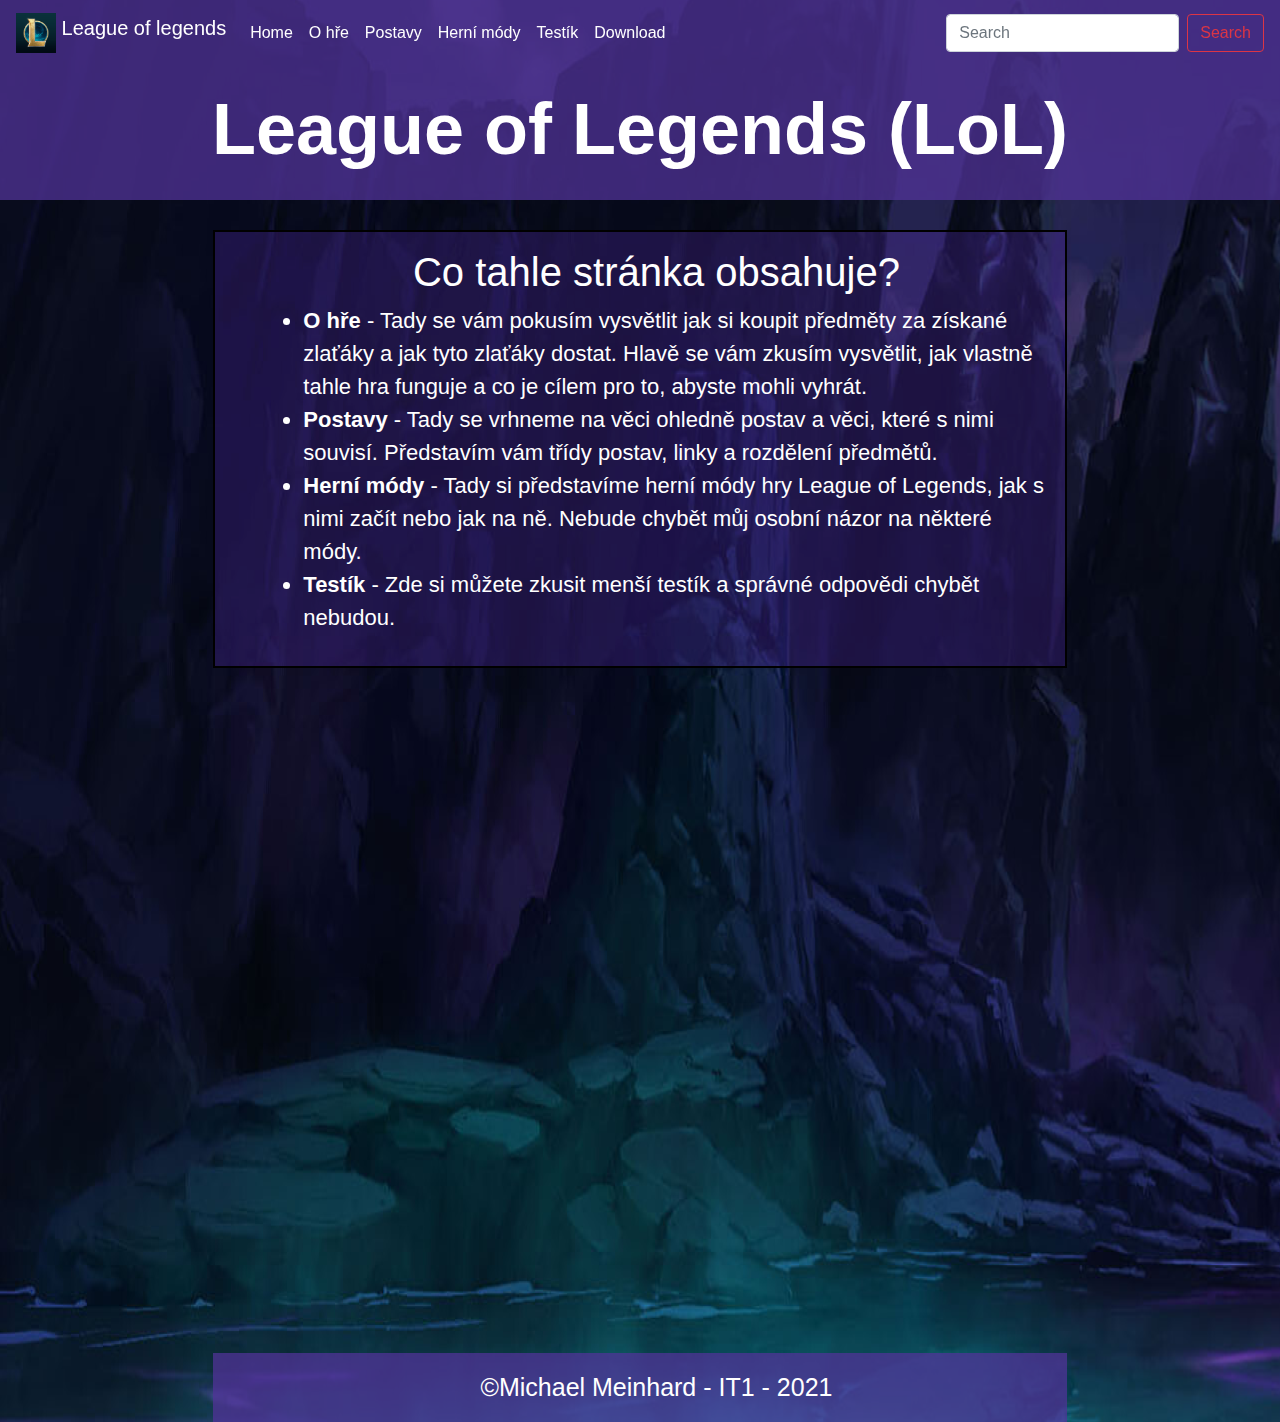
<file: index.html>
<!doctype html>
<html lang="cs">

<head>
    <title>League of legends</title>
    <!-- Required meta tags -->
    <meta charset="utf-8">
    <meta name="viewport" content="width=device-width, initial-scale=1, shrink-to-fit=no">
    <meta name="description" content="Představení hry League Of Legends">

    <!-- Bootstrap CSS -->
    <link rel="stylesheet" href="https://stackpath.bootstrapcdn.com/bootstrap/4.3.1/css/bootstrap.min.css"
        integrity="sha384-ggOyR0iXCbMQv3Xipma34MD+dH/1fQ784/j6cY/iJTQUOhcWr7x9JvoRxT2MZw1T" crossorigin="anonymous">
    <link rel="stylesheet" href="styles1.css">
    <link rel="icon" href="img/LoL.png">
</head>

<body>
    <nav class="navbar navbar-expand-lg navbar-light sticky-top">
        <a class="navbar-brand" href="index.html">
            <img src="img/LoL.png" width="40" class="d-inline-block align-top" alt="">
            League of legends
        </a>
        <button class="navbar-toggler hidden-lg-up" type="button" data-toggle="collapse" data-target="#collapsibleNavId"
            aria-controls="collapsibleNavId" aria-expanded="false" aria-label="Toggle navigation">
            <span class="navbar-toggler-icon"></span>
        </button>
        <div class="collapse navbar-collapse" id="collapsibleNavId">
            <ul class="navbar-nav mr-auto mt-2 mt-lg-0">
                <li class="nav-item active">
                    <a class="nav-link" href="index.html">Home
                        <span class="sr-only">(current)</span>
                    </a>
                </li>
                <li class="nav-item">
                    <a class="nav-link" href="hra.html">O hře</a>
                </li>
                <li class="nav-item">
                    <a class="nav-link" href="champs.html">Postavy</a>
                </li>
                <li class="nav-item">
                    <a class="nav-link" href="gamemodes.html">Herní módy</a>
                </li>
                <li class="nav-item">
                    <a class="nav-link" href="test.html">Testík</a>
                </li>
                <li class="nav-item">
                    <a class="nav-link" href="https://na.leagueoflegends.com/en-us/">Download</a>
                </li>
            </ul>
            <form class="form-inline my-2 my-lg-0">
                <input class="form-control mr-sm-2" type="text" placeholder="Search">
                <button class="btn btn-outline-danger my-2 my-sm-0" type="submit">Search</button>
            </form>
        </div>
    </nav>
    <header>
        <div class="row">
            <div class="container col-sm12">
                <h1 class="display-3 font-weight-bold text-white">League of Legends (LoL)</h1>
            </div>
        </div>
    </header>
    <main class="text-white container text col-12 col-md-9 col-xl-8 py-md-3 pl-md-5">
        <h2>Co tahle stránka obsahuje?</h2>
        <ul>
            <li> <b>O hře</b> - Tady se vám pokusím vysvětlit jak si koupit předměty za získané zlaťáky a jak tyto
                zlaťáky
                dostat. Hlavě se vám zkusím vysvětlit, jak vlastně tahle hra funguje a co je cílem pro to, abyste mohli
                vyhrát.</li>
            <li><b>Postavy</b> - Tady se vrhneme na věci ohledně postav a věci, které s nimi souvisí. Představím vám třídy
                postav, linky a rozdělení předmětů.
            </li>
            <li><b>Herní módy</b> - Tady si představíme herní módy hry League of Legends, jak s nimi začít nebo jak na
                ně.
                Nebude
                chybět můj osobní názor na některé módy.</li>
            <li><b>Testík</b> - Zde si můžete zkusit menší testík a správné odpovědi chybět nebudou.</li>
        </ul>
    </main>
    <figure class="container">
        <div class="embed-responsive embed-responsive-16by9">
            <iframe class="embed-responsive-item" width="949" height="534"
                src="https://www.youtube.com/embed/-BkZ8iRnQ48" title="YouTube video player" frameborder="0"
                allow="accelerometer; autoplay; clipboard-write; encrypted-media; gyroscope; picture-in-picture"
                allowfullscreen></iframe>
        </div>
    </figure>
    <footer class="text-white container text col-12 col-md-9 col-xl-8 py-md-3 pl-md-5">
        &copy;Michael Meinhard - IT1 - 2021
    </footer>
    <!-- Optional JavaScript -->
    <!-- jQuery first, then Popper.js, then Bootstrap JS -->
    <script src="https://code.jquery.com/jquery-3.3.1.slim.min.js"
        integrity="sha384-q8i/X+965DzO0rT7abK41JStQIAqVgRVzpbzo5smXKp4YfRvH+8abtTE1Pi6jizo"
        crossorigin="anonymous"></script>
    <script src="https://cdnjs.cloudflare.com/ajax/libs/popper.js/1.14.7/umd/popper.min.js"
        integrity="sha384-UO2eT0CpHqdSJQ6hJty5KVphtPhzWj9WO1clHTMGa3JDZwrnQq4sF86dIHNDz0W1"
        crossorigin="anonymous"></script>
    <script src="https://stackpath.bootstrapcdn.com/bootstrap/4.3.1/js/bootstrap.min.js"
        integrity="sha384-JjSmVgyd0p3pXB1rRibZUAYoIIy6OrQ6VrjIEaFf/nJGzIxFDsf4x0xIM+B07jRM"
        crossorigin="anonymous"></script>
</body>

</html>
</file>
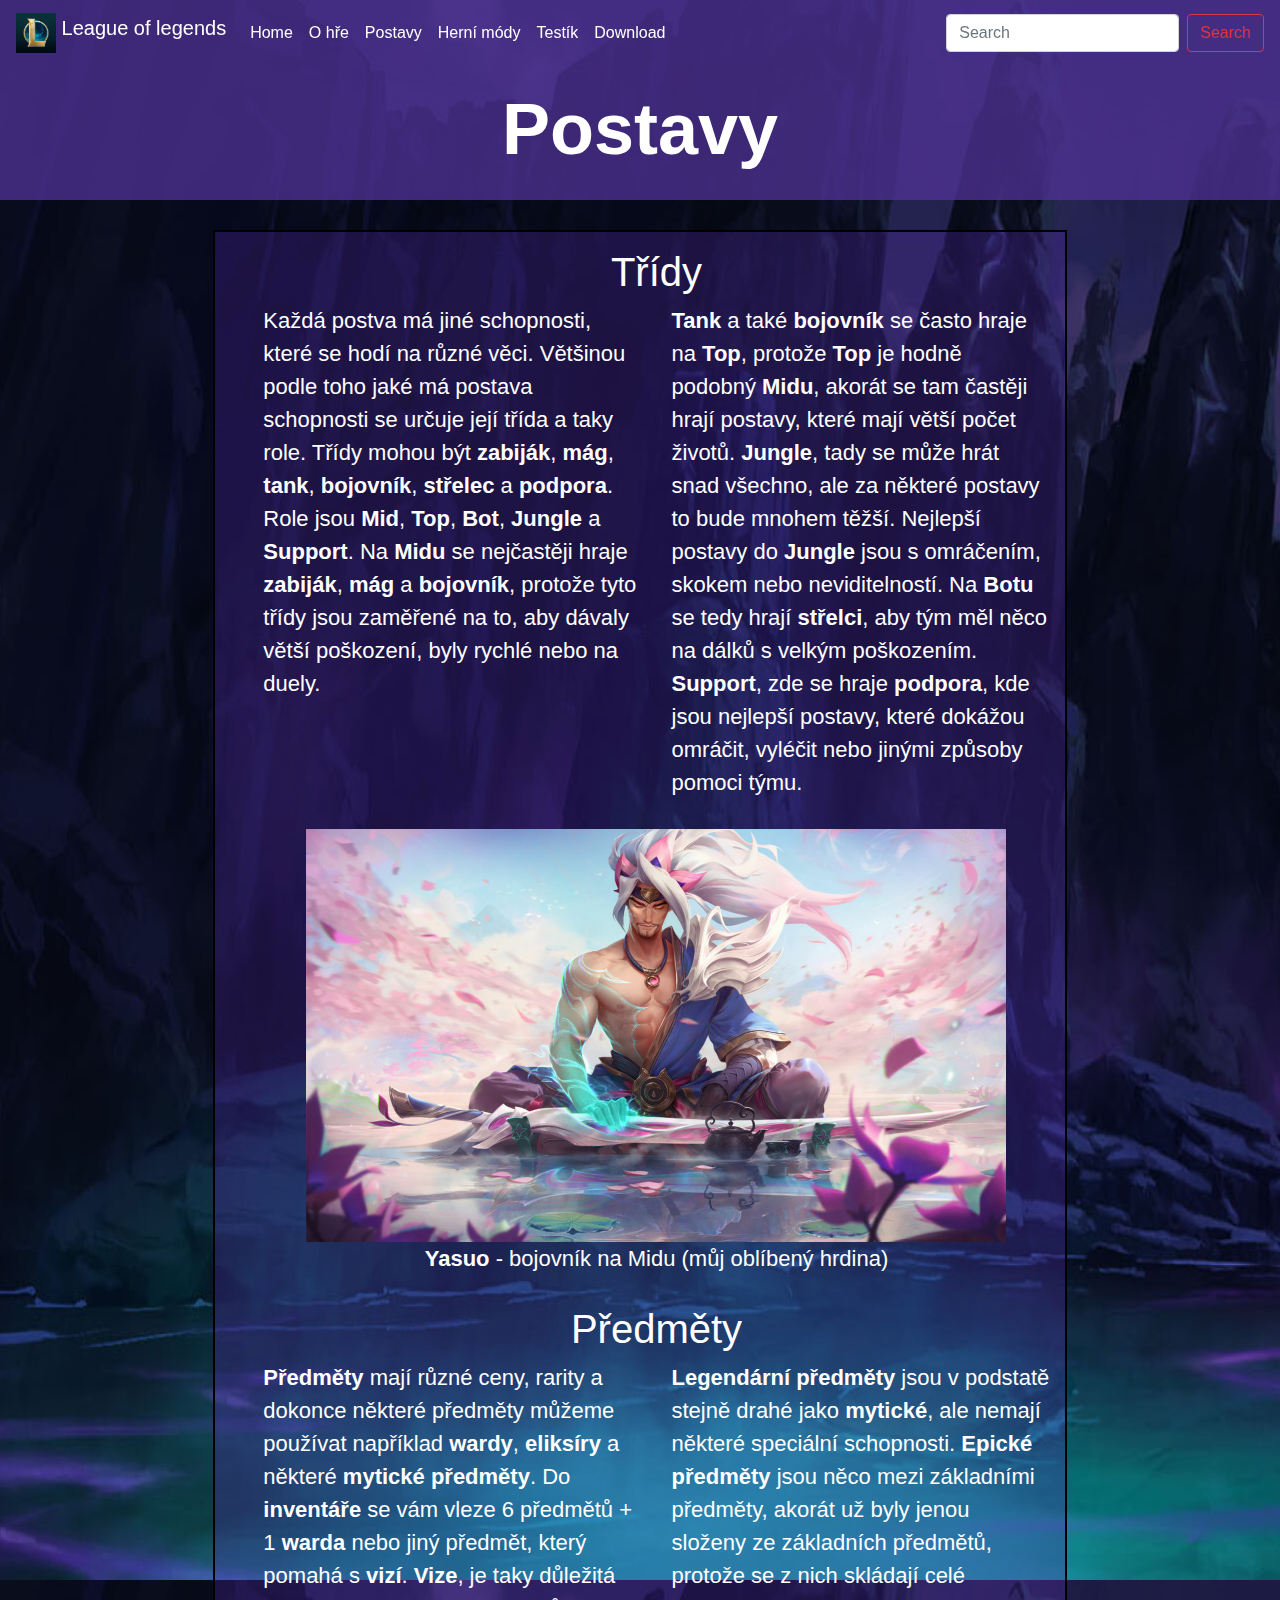
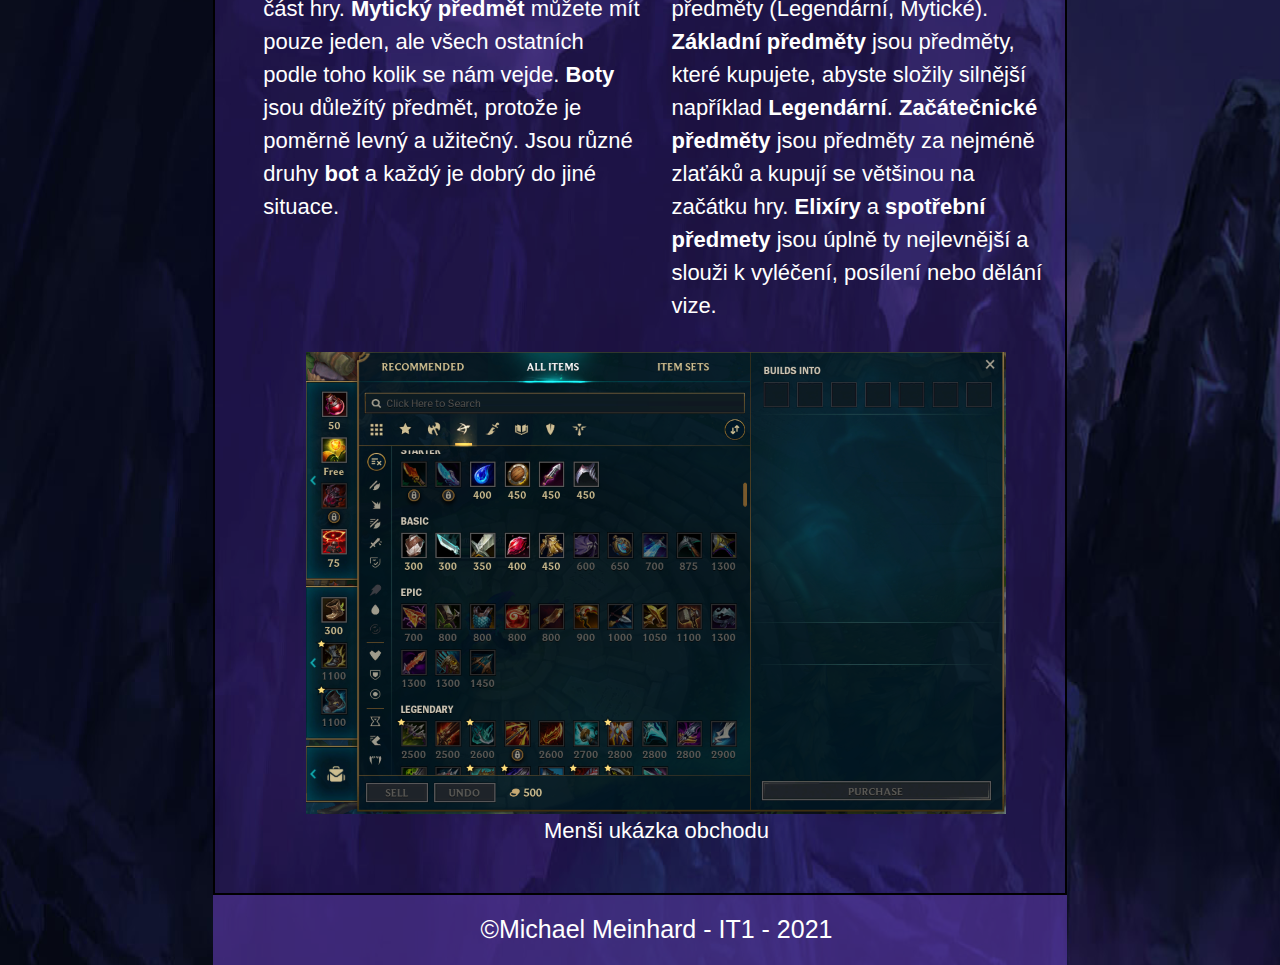
<file: champs.html>
<!doctype html>
<html lang="cs">

<head>
    <title>League of legends</title>
    <!-- Required meta tags -->
    <meta charset="utf-8">
    <meta name="viewport" content="width=device-width, initial-scale=1, shrink-to-fit=no">

    <!-- Bootstrap CSS -->
    <link rel="stylesheet" href="https://stackpath.bootstrapcdn.com/bootstrap/4.3.1/css/bootstrap.min.css"
        integrity="sha384-ggOyR0iXCbMQv3Xipma34MD+dH/1fQ784/j6cY/iJTQUOhcWr7x9JvoRxT2MZw1T" crossorigin="anonymous">
    <link rel="stylesheet" href="styles1.css">
    <link rel="icon" href="img/LoL.png">
</head>

<body>
    <nav class="navbar navbar-expand-lg navbar-light sticky-top">
        <a class="navbar-brand" href="index.html">
            <img src="img/LoL.png" width="40" class="d-inline-block align-top" alt="">
            League of legends
        </a>
        <button class="navbar-toggler hidden-lg-up" type="button" data-toggle="collapse" data-target="#collapsibleNavId"
            aria-controls="collapsibleNavId" aria-expanded="false" aria-label="Toggle navigation">
            <span class="navbar-toggler-icon"></span>
        </button>
        <div class="collapse navbar-collapse" id="collapsibleNavId">
            <ul class="navbar-nav mr-auto mt-2 mt-lg-0">
                <li class="nav-item">
                    <a class="nav-link" href="index.html">Home
                        <span class="sr-only">(current)</span>
                    </a>
                </li>
                <li class="nav-item">
                    <a class="nav-link" href="hra.html">O hře</a>
                </li>
                <li class="nav-item active">
                    <a class="nav-link" href="champs.html">Postavy
                    </a>
                </li>
                <li class="nav-item">
                    <a class="nav-link" href="gamemodes.html">Herní módy</a>
                </li>
                <li class="nav-item">
                    <a class="nav-link" href="test.html">Testík</a>
                </li>
                <li class="nav-item">
                    <a class="nav-link" href="https://na.leagueoflegends.com/en-us/">Download</a>
                </li>
            </ul>
            <form class="form-inline my-2 my-lg-0">
                <input class="form-control mr-sm-2" type="text" placeholder="Search">
                <button class="btn btn-outline-danger my-2 my-sm-0" type="submit">Search</button>
            </form>
        </div>
    </nav>
    <header>
        <div class="row">
            <div class="container col-sm12">
                <h1 class="display-3 font-weight-bold text-white">Postavy</h1>
            </div>
        </div>
    </header>
    <main class="text-white container text col-12 col-md-9 col-xl-8 py-md-3 pl-md-5">
        <h2>Třídy</h2>
        <div class="row">
            <div class="col">
                Každá postva má jiné schopnosti, které se hodí na různé věci. Většinou podle toho jaké má postava
                schopnosti
                se určuje její třída a taky role. Třídy mohou být <b>zabiják</b>, <b>mág</b>, <b>tank</b>,
                <b>bojovník</b>,
                <b>střelec</b> a <b>podpora</b>. Role jsou <b>Mid</b>, <b>Top</b>, <b>Bot</b>, <b>Jungle</b> a
                <b>Support</b>. Na <b>Midu</b> se nejčastěji hraje <b>zabiják</b>, <b>mág</b> a <b>bojovník</b>, protože
                tyto třídy jsou zaměřené na to, aby dávaly větší poškození, byly rychlé nebo na duely.
            </div>
            <div class="col">
                <b>Tank</b> a také
                <b>bojovník</b> se často hraje na <b>Top</b>, protože <b>Top</b> je hodně podobný
                <b>Midu</b>, akorát se tam
                častěji hrají postavy, které mají větší počet životů. <b>Jungle</b>, tady se může hrát snad všechno, ale
                za
                některé postavy to bude mnohem těžší. Nejlepší postavy do <b>Jungle</b> jsou s omráčením, skokem nebo
                neviditelností. Na <b>Botu</b> se tedy hrají <b>střelci</b>, aby tým měl něco na dálků s velkým
                poškozením.
                <b>Support</b>, zde se hraje <b>podpora</b>, kde jsou nejlepší postavy, které dokážou omráčit, vyléčit
                nebo
                jinými způsoby pomoci týmu.
            </div>
        </div>
        <figure>
            <img src="img/Yasuo.png" alt="Yasuo" class="responsive">
            <figcaption><b>Yasuo</b> - bojovník na Midu (můj oblíbený hrdina)</figcaption>
        </figure>
        <h2>Předměty</h2>
        <div class="row">
            <div class="col">
                <b>Předměty</b> mají různé ceny, rarity a dokonce některé předměty můžeme používat například
                <b>wardy</b>,
                <b>eliksíry</b> a některé <b>mytické předměty</b>. Do <b>inventáře</b> se vám vleze 6 předmětů + 1
                <b>warda</b> nebo jiný předmět, který pomahá s <b>vizí</b>. <b>Vize</b>, je taky důležitá část hry.
                <b>Mytický předmět</b> můžete mít pouze jeden, ale všech ostatních podle toho kolik
                se
                nám vejde.
                <b>Boty</b> jsou důležítý předmět, protože je poměrně levný a užitečný. Jsou různé druhy <b>bot</b> a každý je
                dobrý do
                jiné situace.
            </div>
            <div class="col">
                <b>Legendární předměty</b> jsou v podstatě stejně drahé jako <b>mytické</b>, ale nemají některé
                speciální schopnosti. <b>Epické předměty</b> jsou něco mezi základními předměty, akorát už byly jenou
                složeny
                ze základních předmětů, protože se z
                nich skládají celé předměty (Legendární, Mytické). <b>Základní předměty</b> jsou předměty, které
                kupujete,
                abyste složily silnější například <b>Legendární</b>. <b>Začátečnické předměty</b> jsou předměty za
                nejméně
                zlaťáků a kupují se většinou na začátku hry. <b>Elixíry</b> a <b>spotřební předmety</b> jsou úplně ty
                nejlevnější a slouži k vyléčení, posílení nebo dělání vize.
            </div>
        </div>
        <figure>
            <img src="img/shop.png" alt="shop" class="responsive">
            <figcaption>Menši ukázka obchodu</figcaption>
        </figure>
    </main>
    <footer class="text-white container text col-12 col-md-9 col-xl-8 py-md-3 pl-md-5">
        &copy;Michael Meinhard - IT1 - 2021
    </footer>
    <!-- Optional JavaScript -->
    <!-- jQuery first, then Popper.js, then Bootstrap JS -->
    <script src="https://code.jquery.com/jquery-3.3.1.slim.min.js"
        integrity="sha384-q8i/X+965DzO0rT7abK41JStQIAqVgRVzpbzo5smXKp4YfRvH+8abtTE1Pi6jizo"
        crossorigin="anonymous"></script>
    <script src="https://cdnjs.cloudflare.com/ajax/libs/popper.js/1.14.7/umd/popper.min.js"
        integrity="sha384-UO2eT0CpHqdSJQ6hJty5KVphtPhzWj9WO1clHTMGa3JDZwrnQq4sF86dIHNDz0W1"
        crossorigin="anonymous"></script>
    <script src="https://stackpath.bootstrapcdn.com/bootstrap/4.3.1/js/bootstrap.min.js"
        integrity="sha384-JjSmVgyd0p3pXB1rRibZUAYoIIy6OrQ6VrjIEaFf/nJGzIxFDsf4x0xIM+B07jRM"
        crossorigin="anonymous"></script>
</body>

</html>
</file>
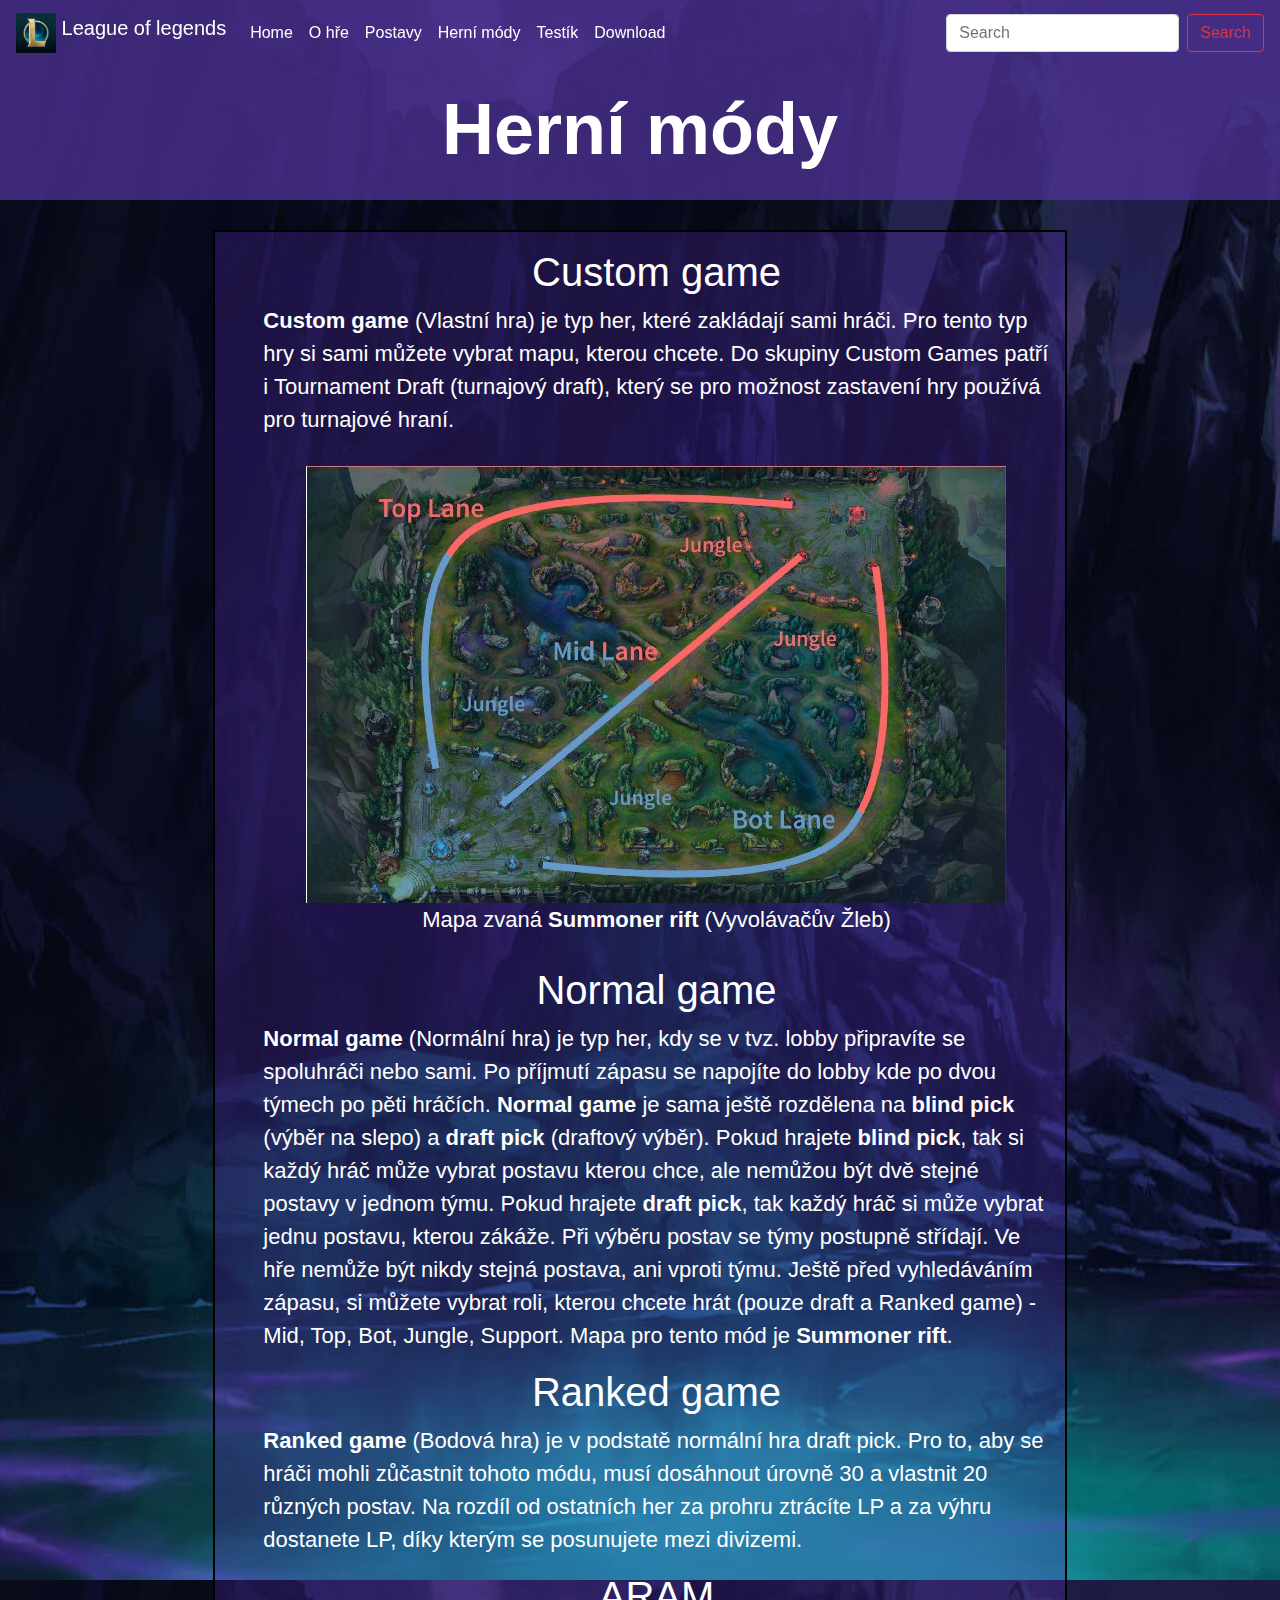
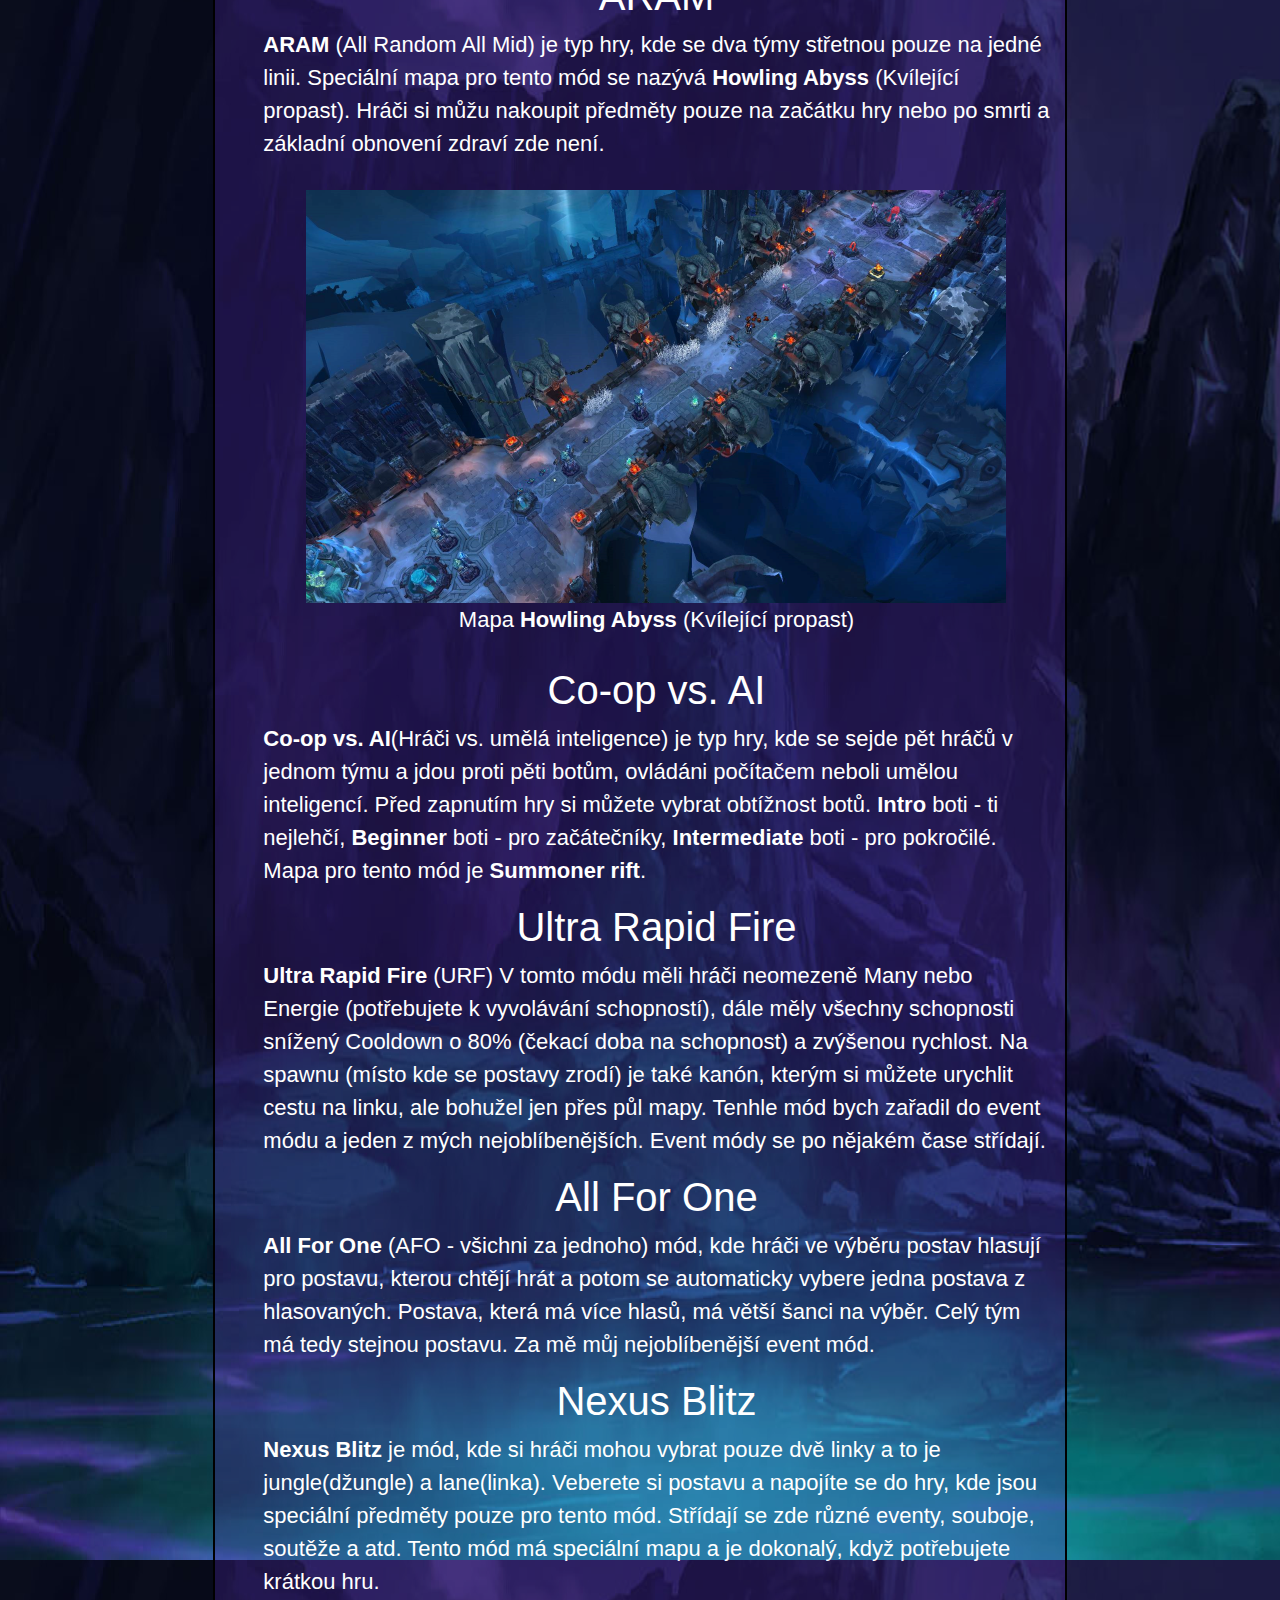
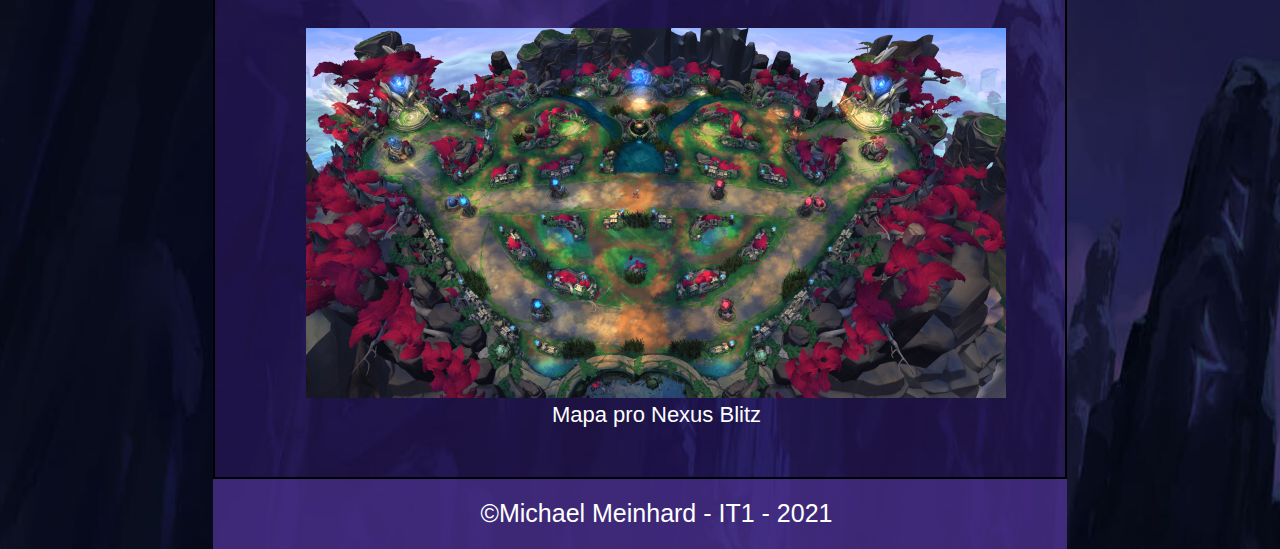
<file: gamemodes.html>
<!doctype html>
<html lang="cs">

<head>
    <title>League of legends</title>
    <!-- Required meta tags -->
    <meta charset="utf-8">
    <meta name="viewport" content="width=device-width, initial-scale=1, shrink-to-fit=no">

    <!-- Bootstrap CSS -->
    <link rel="stylesheet" href="https://stackpath.bootstrapcdn.com/bootstrap/4.3.1/css/bootstrap.min.css"
        integrity="sha384-ggOyR0iXCbMQv3Xipma34MD+dH/1fQ784/j6cY/iJTQUOhcWr7x9JvoRxT2MZw1T" crossorigin="anonymous">
    <link rel="stylesheet" href="styles1.css">
    <link rel="icon" href="img/LoL.png">
</head>

<body>
    <nav class="navbar navbar-expand-lg navbar-light sticky-top">
        <a class="navbar-brand" href="index.html">
            <img src="img/LoL.png" width="40" class="d-inline-block align-top" alt="">
            League of legends
        </a>
        <button class="navbar-toggler hidden-lg-up" type="button" data-toggle="collapse" data-target="#collapsibleNavId"
            aria-controls="collapsibleNavId" aria-expanded="false" aria-label="Toggle navigation">
            <span class="navbar-toggler-icon"></span>
        </button>
        <div class="collapse navbar-collapse" id="collapsibleNavId">
            <ul class="navbar-nav mr-auto mt-2 mt-lg-0">
                <li class="nav-item">
                    <a class="nav-link" href="index.html">Home
                        <span class="sr-only">(current)</span></a>
                </li>
                <li class="nav-item">
                    <a class="nav-link" href="hra.html">O hře</a>
                </li>
                <li class="nav-item">
                    <a class="nav-link" href="champs.html">Postavy</a>
                </li>
                <li class="nav-item active">
                    <a class="nav-link" href="gamemodes.html">Herní módy
                    </a>
                </li>
                <li class="nav-item">
                    <a class="nav-link" href="test.html">Testík</a>
                </li>
                <li class="nav-item">
                    <a class="nav-link" href="https://na.leagueoflegends.com/en-us/">Download</a>
                </li>
            </ul>
            <form class="form-inline my-2 my-lg-0">
                <input class="form-control mr-sm-2" type="text" placeholder="Search">
                <button class="btn btn-outline-danger my-2 my-sm-0" type="submit">Search</button>
            </form>
        </div>
    </nav>
    <header>
        <div class="row">
            <div class="container col-sm12">
                <h1 class="display-3 font-weight-bold text-white">Herní módy</h1>
            </div>
        </div>
    </header>
    <main class="text-white container text col-12 col-md-9 col-xl-8 py-md-3 pl-md-5">
        <h2>Custom game</h2>
        <p><b>Custom game</b> (Vlastní hra) je typ her, které zakládají sami hráči. Pro tento typ hry si sami můžete
            vybrat
            mapu, kterou chcete. Do skupiny Custom Games patří i
            Tournament
            Draft (turnajový draft), který se pro možnost zastavení hry používá pro turnajové hraní.</p>
        <figure>
            <img src="img/League-of-Legends-Summoners-Rift-Map-with-Notations.png" alt="Popsaná mapa"
                class="responsive">
            <figcaption>Mapa zvaná <b>Summoner rift</b> (Vyvolávačův Žleb)</figcaption>
        </figure>
        <h2>Normal game</h2>
        <p><b>Normal game</b> (Normální hra) je typ her, kdy se v tvz. lobby připravíte se spoluhráči nebo sami. Po
            příjmutí zápasu se
            napojíte do lobby kde po dvou týmech po pěti hráčích. <b>Normal game</b>
            je sama ještě rozdělena na <b>blind pick</b> (výběr na slepo) a <b>draft pick</b> (draftový výběr). Pokud
            hrajete <b>blind pick</b>, tak si každý hráč může vybrat postavu kterou chce, ale nemůžou být dvě stejné
            postavy v jednom týmu. Pokud hrajete <b>draft pick</b>, tak každý hráč si může vybrat jednu postavu, kterou
            zákáže. Při výběru postav se týmy postupně střídají. Ve hře nemůže být nikdy stejná
            postava, ani vproti týmu. Ještě před vyhledáváním zápasu, si můžete vybrat roli, kterou chcete hrát (pouze
            draft a Ranked game) - Mid, Top, Bot, Jungle, Support. Mapa pro tento mód je <b>Summoner rift</b>.</p>
        <h2>Ranked game</h2>
        <p><b>Ranked game</b> (Bodová hra) je v podstatě normální hra draft pick. Pro to, aby se hráči mohli zůčastnit
            tohoto módu, musí dosáhnout úrovně 30 a vlastnit 20 různých postav. Na rozdíl od ostatních her za prohru
            ztrácíte LP a za výhru dostanete LP, díky kterým se posunujete mezi divizemi.</p>
        <h2>ARAM</h2>
        <p><b>ARAM</b> (All Random All Mid) je typ hry, kde se dva týmy střetnou pouze na jedné linii. Speciální mapa pro
            tento mód se nazývá <b>Howling Abyss</b> (Kvílející propast). Hráči si můžu nakoupit předměty pouze na
            začátku hry nebo po smrti a základní obnovení zdraví zde není.</p>
        <figure>
            <img src="img/aram.png" alt="ARAM" class="responsive">
            <figcaption>Mapa <b>Howling Abyss</b> (Kvílející propast)</figcaption>
        </figure>
        <h2>Co-op vs. AI</h2>
        <p><b>Co-op vs. AI</b>(Hráči vs. umělá inteligence) je typ hry, kde se sejde pět hráčů v jednom týmu a jdou
            proti pěti botům, ovládáni počítačem neboli umělou inteligencí. Před zapnutím hry si můžete vybrat obtížnost
            botů. <b>Intro</b> boti - ti nejlehčí, <b>Beginner</b> boti - pro začátečníky, <b>Intermediate</b> boti -
            pro pokročilé. Mapa pro tento mód je <b>Summoner rift</b>.
        </p>
        <h2>Ultra Rapid Fire</h2>
        <p><b>Ultra Rapid Fire</b> (URF) V tomto módu měli hráči neomezeně Many nebo Energie (potřebujete k vyvolávání
            schopností), dále měly všechny schopnosti snížený Cooldown o 80% (čekací doba na schopnost) a zvýšenou
            rychlost. Na spawnu (místo kde se postavy zrodí) je také kanón, kterým si můžete urychlit cestu na linku,
            ale bohužel jen přes půl mapy. Tenhle mód bych zařadil do event módu a jeden z mých nejoblíbenějších. Event
            módy se po nějakém čase střídají.</p>
        <h2>All For One</h2>
        <p><b>All For One</b> (AFO - všichni za jednoho) mód, kde hráči ve výběru postav hlasují pro postavu, kterou
            chtějí hrát a potom se automaticky vybere jedna postava z hlasovaných. Postava, která má více hlasů, má větší
            šanci na výběr. Celý tým má tedy stejnou postavu. Za mě můj nejoblíbenější event mód.</p>
        <h2>Nexus Blitz</h2>
        <p><b>Nexus Blitz</b> je mód, kde si hráči mohou vybrat pouze dvě linky a to je jungle(džungle) a
            lane(linka). Veberete si postavu a napojíte se do hry, kde jsou speciální předměty pouze pro tento mód.
            Střídají se zde různé eventy, souboje, soutěže a atd. Tento mód má speciální mapu a je dokonalý, když
            potřebujete krátkou hru.
        </p>
        <figure>
            <img src="img/Nexus-Blitz-map.png" alt="Nexux Blitz" class="responsive">
            <figcaption>Mapa pro Nexus Blitz</figcaption>
        </figure>
    </main>
    <footer class="text-white container text col-12 col-md-9 col-xl-8 py-md-3 pl-md-5">
        &copy;Michael Meinhard - IT1 - 2021
    </footer>
    <!-- Optional JavaScript -->
    <!-- jQuery first, then Popper.js, then Bootstrap JS -->
    <script src="https://code.jquery.com/jquery-3.3.1.slim.min.js"
        integrity="sha384-q8i/X+965DzO0rT7abK41JStQIAqVgRVzpbzo5smXKp4YfRvH+8abtTE1Pi6jizo"
        crossorigin="anonymous"></script>
    <script src="https://cdnjs.cloudflare.com/ajax/libs/popper.js/1.14.7/umd/popper.min.js"
        integrity="sha384-UO2eT0CpHqdSJQ6hJty5KVphtPhzWj9WO1clHTMGa3JDZwrnQq4sF86dIHNDz0W1"
        crossorigin="anonymous"></script>
    <script src="https://stackpath.bootstrapcdn.com/bootstrap/4.3.1/js/bootstrap.min.js"
        integrity="sha384-JjSmVgyd0p3pXB1rRibZUAYoIIy6OrQ6VrjIEaFf/nJGzIxFDsf4x0xIM+B07jRM"
        crossorigin="anonymous"></script>
</body>

</html>
</file>
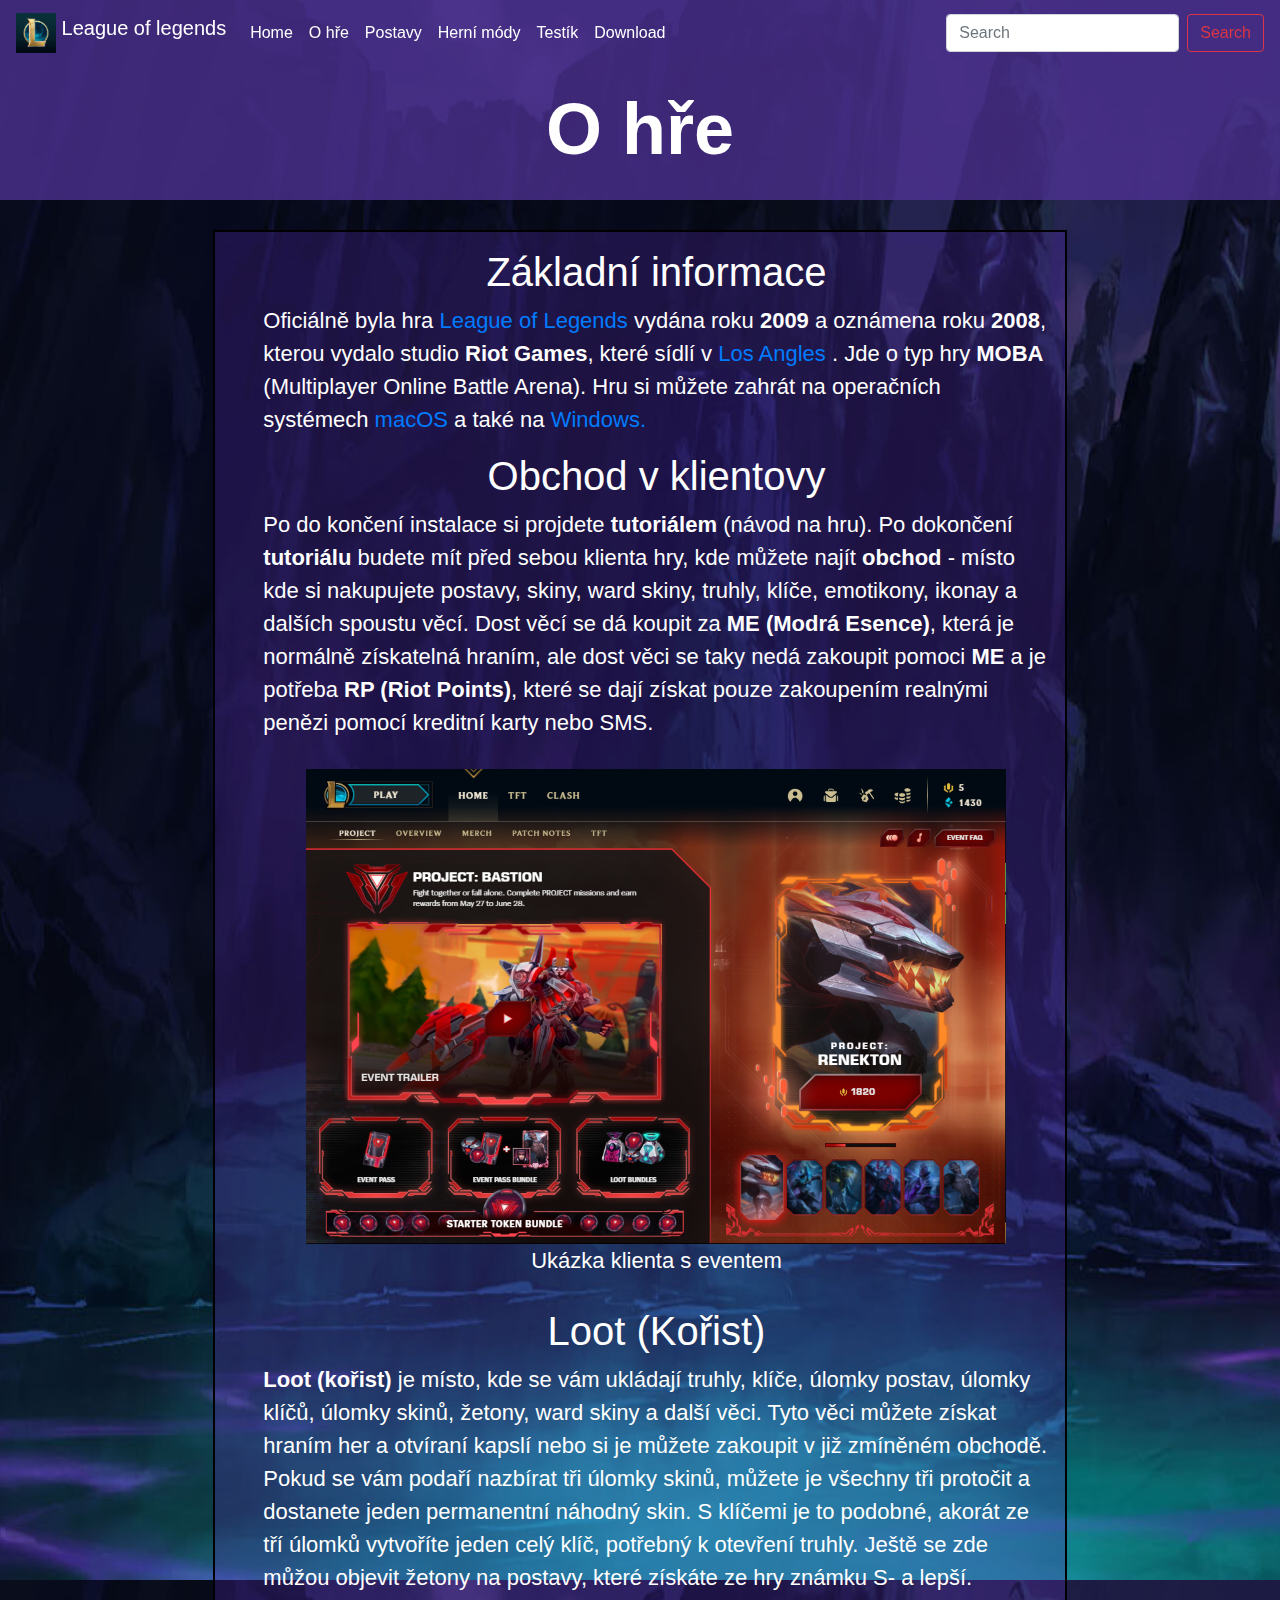
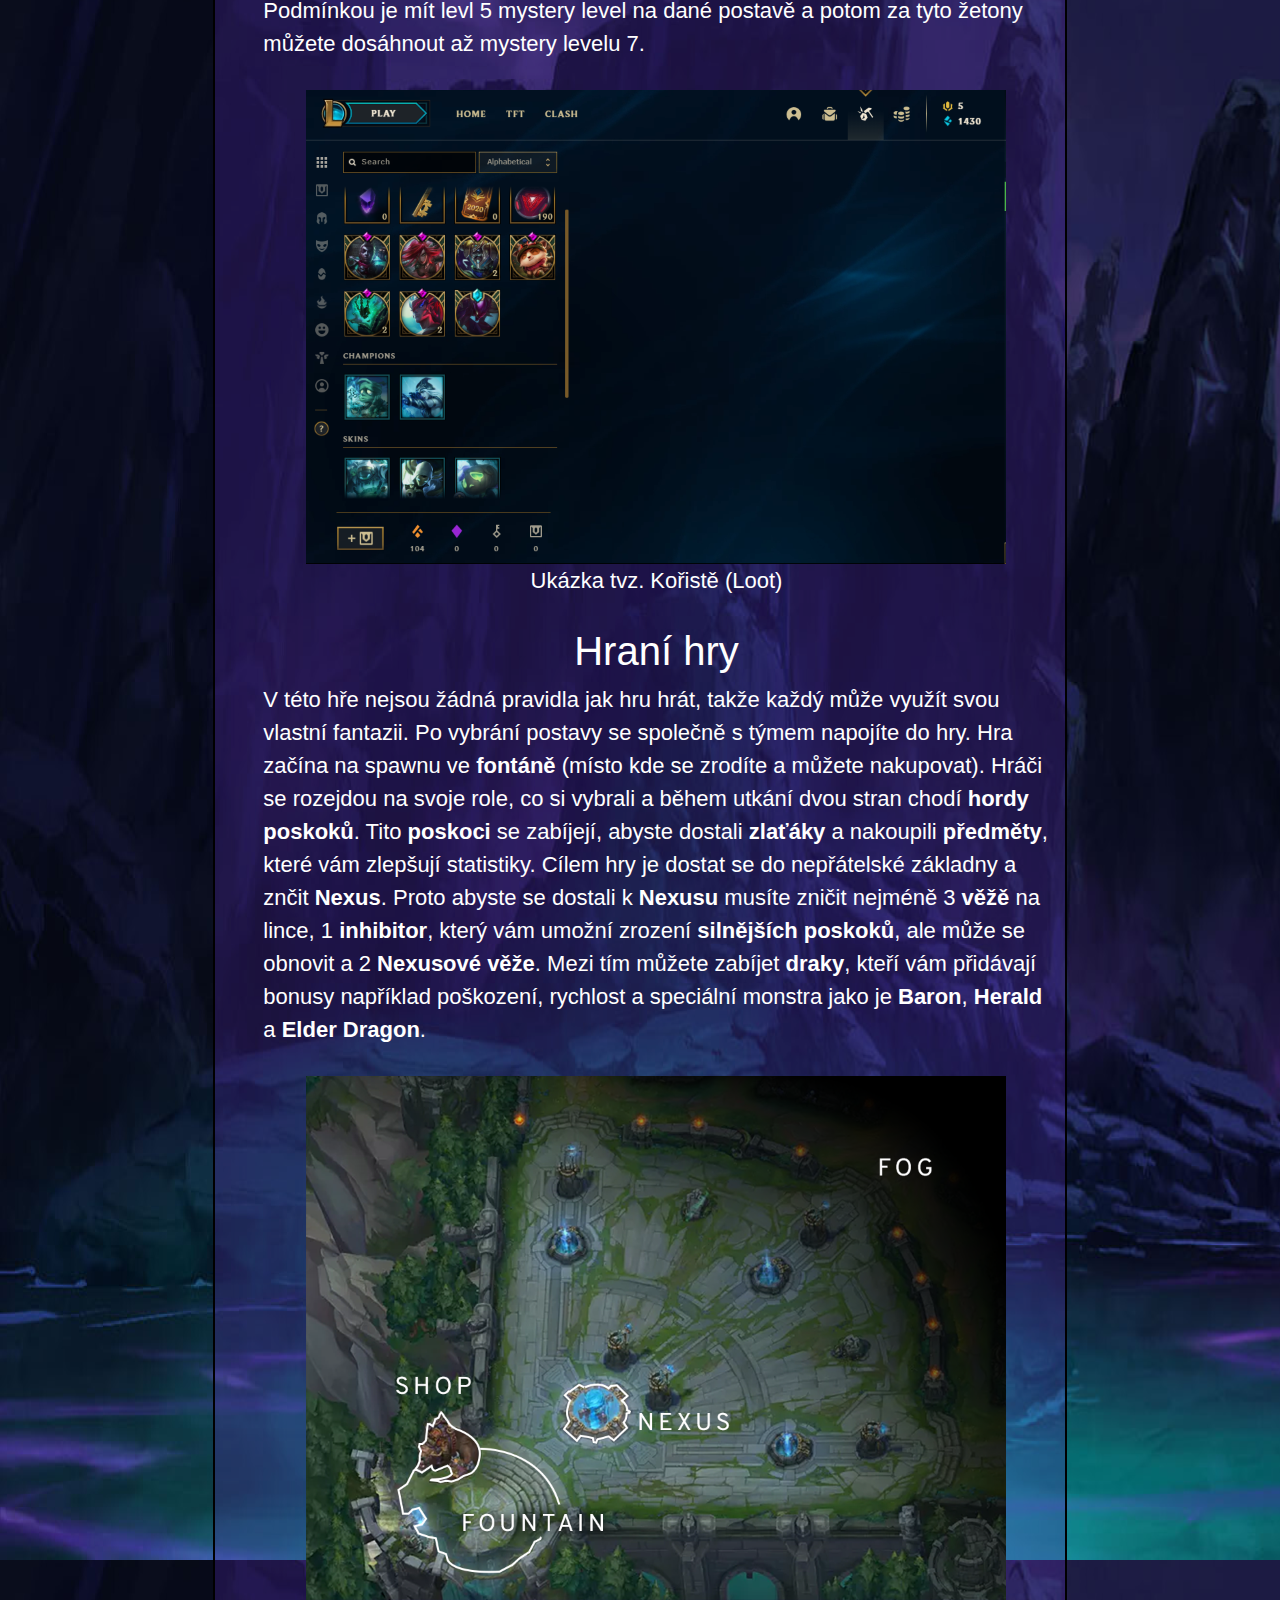
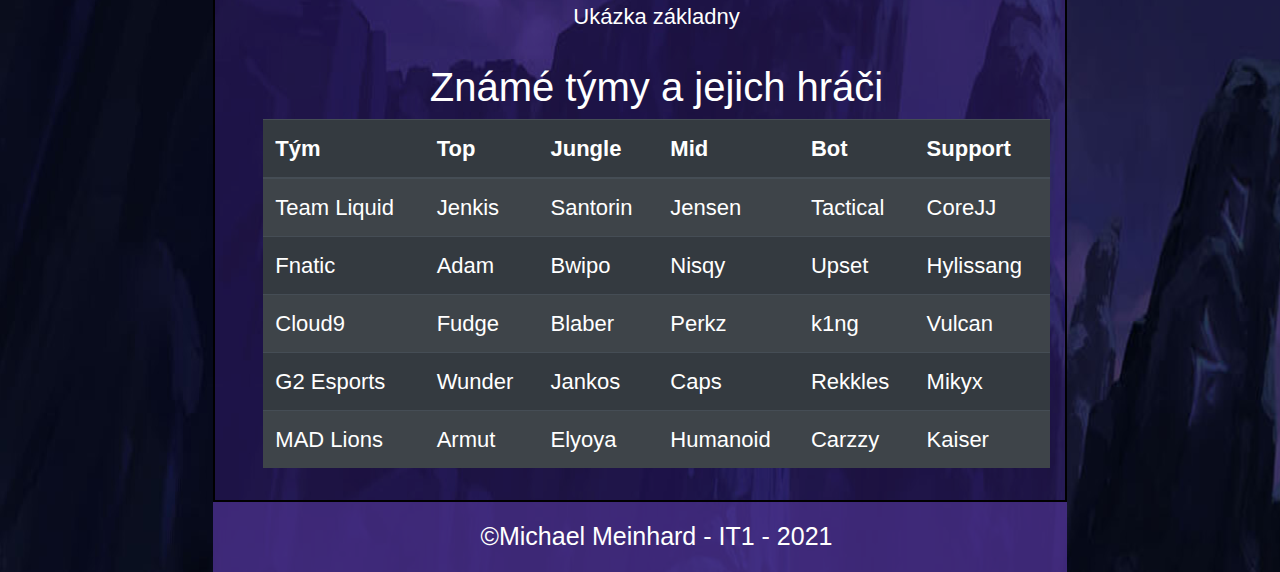
<file: hra.html>
<!doctype html>
<html lang="cs">

<head>
    <title>League of legends</title>
    <!-- Required meta tags -->
    <meta charset="utf-8">
    <meta name="viewport" content="width=device-width, initial-scale=1, shrink-to-fit=no">

    <!-- Bootstrap CSS -->
    <link rel="stylesheet" href="https://stackpath.bootstrapcdn.com/bootstrap/4.3.1/css/bootstrap.min.css"
        integrity="sha384-ggOyR0iXCbMQv3Xipma34MD+dH/1fQ784/j6cY/iJTQUOhcWr7x9JvoRxT2MZw1T" crossorigin="anonymous">
    <link rel="stylesheet" href="styles1.css">
    <link rel="icon" href="img/LoL.png">
</head>

<body>
    <nav class="navbar navbar-expand-lg navbar-light sticky-top">
        <a class="navbar-brand" href="index.html">
            <img src="img/LoL.png" width="40" class="d-inline-block align-top" alt="">
            League of legends
        </a>
        <button class="navbar-toggler hidden-lg-up" type="button" data-toggle="collapse" data-target="#collapsibleNavId"
            aria-controls="collapsibleNavId" aria-expanded="false" aria-label="Toggle navigation">
            <span class="navbar-toggler-icon"></span>
        </button>
        <div class="collapse navbar-collapse" id="collapsibleNavId">
            <ul class="navbar-nav mr-auto mt-2 mt-lg-0">
                <li class="nav-item">
                    <a class="nav-link" href="index.html">Home
                        <span class="sr-only">(current)</span>
                    </a>
                </li>
                <li class="nav-item active">
                    <a class="nav-link" href="hra.html">O hře
                    </a>
                </li>
                <li class="nav-item">
                    <a class="nav-link" href="champs.html">Postavy</a>
                </li>
                <li class="nav-item">
                    <a class="nav-link" href="gamemodes.html">Herní módy</a>
                </li>
                <li class="nav-item">
                    <a class="nav-link" href="test.html">Testík</a>
                </li>
                <li class="nav-item">
                    <a class="nav-link" href="https://na.leagueoflegends.com/en-us/">Download</a>
                </li>
            </ul>
            <form class="form-inline my-2 my-lg-0">
                <input class="form-control mr-sm-2" type="text" placeholder="Search">
                <button class="btn btn-outline-danger my-2 my-sm-0" type="submit">Search</button>
            </form>
        </div>
    </nav>
    <header>
        <div class="row">
            <div class="container col-sm12">
                <h1 class="display-3 font-weight-bold text-white">O hře</h1>
            </div>
        </div>
    </header>
    <main class="text-white container text col-12 col-md-9 col-xl-8 py-md-3 pl-md-5">
        <h2>Základní informace</h2>
        <p>Oficiálně byla hra <a href="https://eune.leagueoflegends.com/cs-cz/">League of Legends</a> vydána roku
            <b>2009</b> a
            oznámena roku <b>2008</b>, kterou vydalo studio <b>Riot Games</b>,
            které sídlí v <a href="https://cs.wikipedia.org/wiki/Los_Angeles">Los Angles</a> . Jde o typ hry <b>MOBA</b>
            (Multiplayer Online Battle Arena). Hru si můžete zahrát na operačních systémech <a
                href="https://cs.wikipedia.org/wiki/MacOS">macOS</a> a také na <a
                href="https://cs.wikipedia.org/wiki/Microsoft_Windows">Windows.</a></p>
        <h2>Obchod v klientovy</h2>
        <p>Po do končení instalace si projdete <b>tutoriálem</b> (návod na hru). Po dokončení <b>tutoriálu</b> budete
            mít před sebou
            klienta hry, kde můžete najít <b>obchod</b> - místo kde si nakupujete postavy, skiny, ward skiny, truhly,
            klíče,
            emotikony, ikonay a dalších spoustu věcí. Dost věcí se dá koupit za <b>ME (Modrá Esence)</b>, která je
            normálně
            získatelná hraním, ale
            dost věci se taky nedá zakoupit pomoci <b>ME</b> a je potřeba <b>RP (Riot Points)</b>, které se dají získat
            pouze
            zakoupením realnými penězi pomocí kreditní karty nebo SMS.</p>
        <figure>
            <img src="img/lolko.png" alt="klient" class="responsive">
            <figcaption>Ukázka klienta s eventem</figcaption>
        </figure>
        <h2>Loot (Kořist)</h2>
        <p><b>Loot (kořist)</b> je místo, kde se vám ukládají truhly, klíče, úlomky postav, úlomky klíčů, úlomky skinů,
            žetony, ward skiny a další věci. Tyto věci můžete získat hraním her a otvíraní kapslí nebo si je můžete
            zakoupit v již zmíněném obchodě. Pokud se vám podaří nazbírat tři úlomky skinů, můžete je všechny tři
            protočit a dostanete jeden permanentní náhodný skin. S klíčemi je to podobné, akorát ze tří úlomků vytvoříte
            jeden celý klíč, potřebný k otevření truhly. Ještě se zde můžou objevit žetony na postavy, které získáte ze
            hry známku S- a lepší. Podmínkou je mít levl 5 mystery level na dané postavě a potom za tyto žetony můžete
            dosáhnout až
            mystery levelu 7.</p>
        <figure>
            <img src="img/loot.png" alt="loot" class="responsive">
            <figcaption>Ukázka tvz. Kořistě (Loot)</figcaption>
        </figure>
        <h2>Hraní hry</h2>
        <p>V této hře nejsou žádná pravidla jak hru hrát, takže každý může využít svou vlastní fantazii. Po vybrání
            postavy se
            společně s týmem napojíte do hry. Hra začína na spawnu ve <b>fontáně</b> (místo kde se zrodíte a můžete
            nakupovat). Hráči se rozejdou na svoje role, co si vybrali a během utkání dvou stran chodí <b>hordy
                poskoků</b>.
            Tito <b>poskoci</b> se zabíjejí, abyste dostali <b>zlaťáky</b> a nakoupili <b>předměty</b>, které vám
            zlepšují statistiky. Cílem
            hry je dostat se do nepřátelské základny a znčit <b>Nexus</b>. Proto abyste se dostali k <b>Nexusu</b>
            musíte
            zničit nejméně 3 <b>věžě</b> na lince, 1 <b>inhibitor</b>, který vám umožní zrození <b>silnějších
                poskoků</b>, ale může se
            obnovit a 2 <b>Nexusové věže</b>. Mezi tím můžete zabíjet <b>draky</b>, kteří vám přidávají bonusy například
            poškození,
            rychlost a speciální monstra jako je <b>Baron</b>, <b>Herald</b> a <b>Elder Dragon</b>.</p>
        <figure>
            <img src="img/base.png" alt="base" class="responsive">
            <figcaption>Ukázka základny</figcaption>
        </figure>
        <h2>Známé týmy a jejich hráči</h2>
        <table class="table table-dark table-striped table-responsive-sm table-responsive-md table-responsive-lg">
            <thead>
                <tr>
                    <th>Tým</th>
                    <th>Top</th>
                    <th>Jungle</th>
                    <th>Mid</th>
                    <th>Bot</th>
                    <th>Support</th>
                </tr>
            </thead>
            <tbody>
                <tr>
                    <td>Team Liquid</td>
                    <td>Jenkis</td>
                    <td>Santorin</td>
                    <td>Jensen</td>
                    <td>Tactical</td>
                    <td>CoreJJ</td>
                </tr>
                <tr>
                    <td>Fnatic</td>
                    <td>Adam</td>
                    <td>Bwipo</td>
                    <td>Nisqy</td>
                    <td>Upset</td>
                    <td>Hylissang</td>
                </tr>
                <tr>
                    <td>Cloud9</td>
                    <td>Fudge</td>
                    <td>Blaber</td>
                    <td>Perkz</td>
                    <td>k1ng</td>
                    <td>Vulcan</td>
                </tr>
                <tr>
                    <td>G2 Esports</td>
                    <td>Wunder</td>
                    <td>Jankos</td>
                    <td>Caps</td>
                    <td>Rekkles</td>
                    <td>Mikyx</td>
                </tr>
                <tr>
                    <td>MAD Lions</td>
                    <td>Armut</td>
                    <td>Elyoya</td>
                    <td>Humanoid</td>
                    <td>Carzzy</td>
                    <td>Kaiser</td>
                </tr>
            </tbody>
        </table>
    </main>
    <footer class="text-white container text col-12 col-md-9 col-xl-8 py-md-3 pl-md-5">
        &copy;Michael Meinhard - IT1 - 2021
    </footer>
    <!-- Optional JavaScript -->
    <!-- jQuery first, then Popper.js, then Bootstrap JS -->
    <script src="https://code.jquery.com/jquery-3.3.1.slim.min.js"
        integrity="sha384-q8i/X+965DzO0rT7abK41JStQIAqVgRVzpbzo5smXKp4YfRvH+8abtTE1Pi6jizo"
        crossorigin="anonymous"></script>
    <script src="https://cdnjs.cloudflare.com/ajax/libs/popper.js/1.14.7/umd/popper.min.js"
        integrity="sha384-UO2eT0CpHqdSJQ6hJty5KVphtPhzWj9WO1clHTMGa3JDZwrnQq4sF86dIHNDz0W1"
        crossorigin="anonymous"></script>
    <script src="https://stackpath.bootstrapcdn.com/bootstrap/4.3.1/js/bootstrap.min.js"
        integrity="sha384-JjSmVgyd0p3pXB1rRibZUAYoIIy6OrQ6VrjIEaFf/nJGzIxFDsf4x0xIM+B07jRM"
        crossorigin="anonymous"></script>
</body>

</html>
</file>
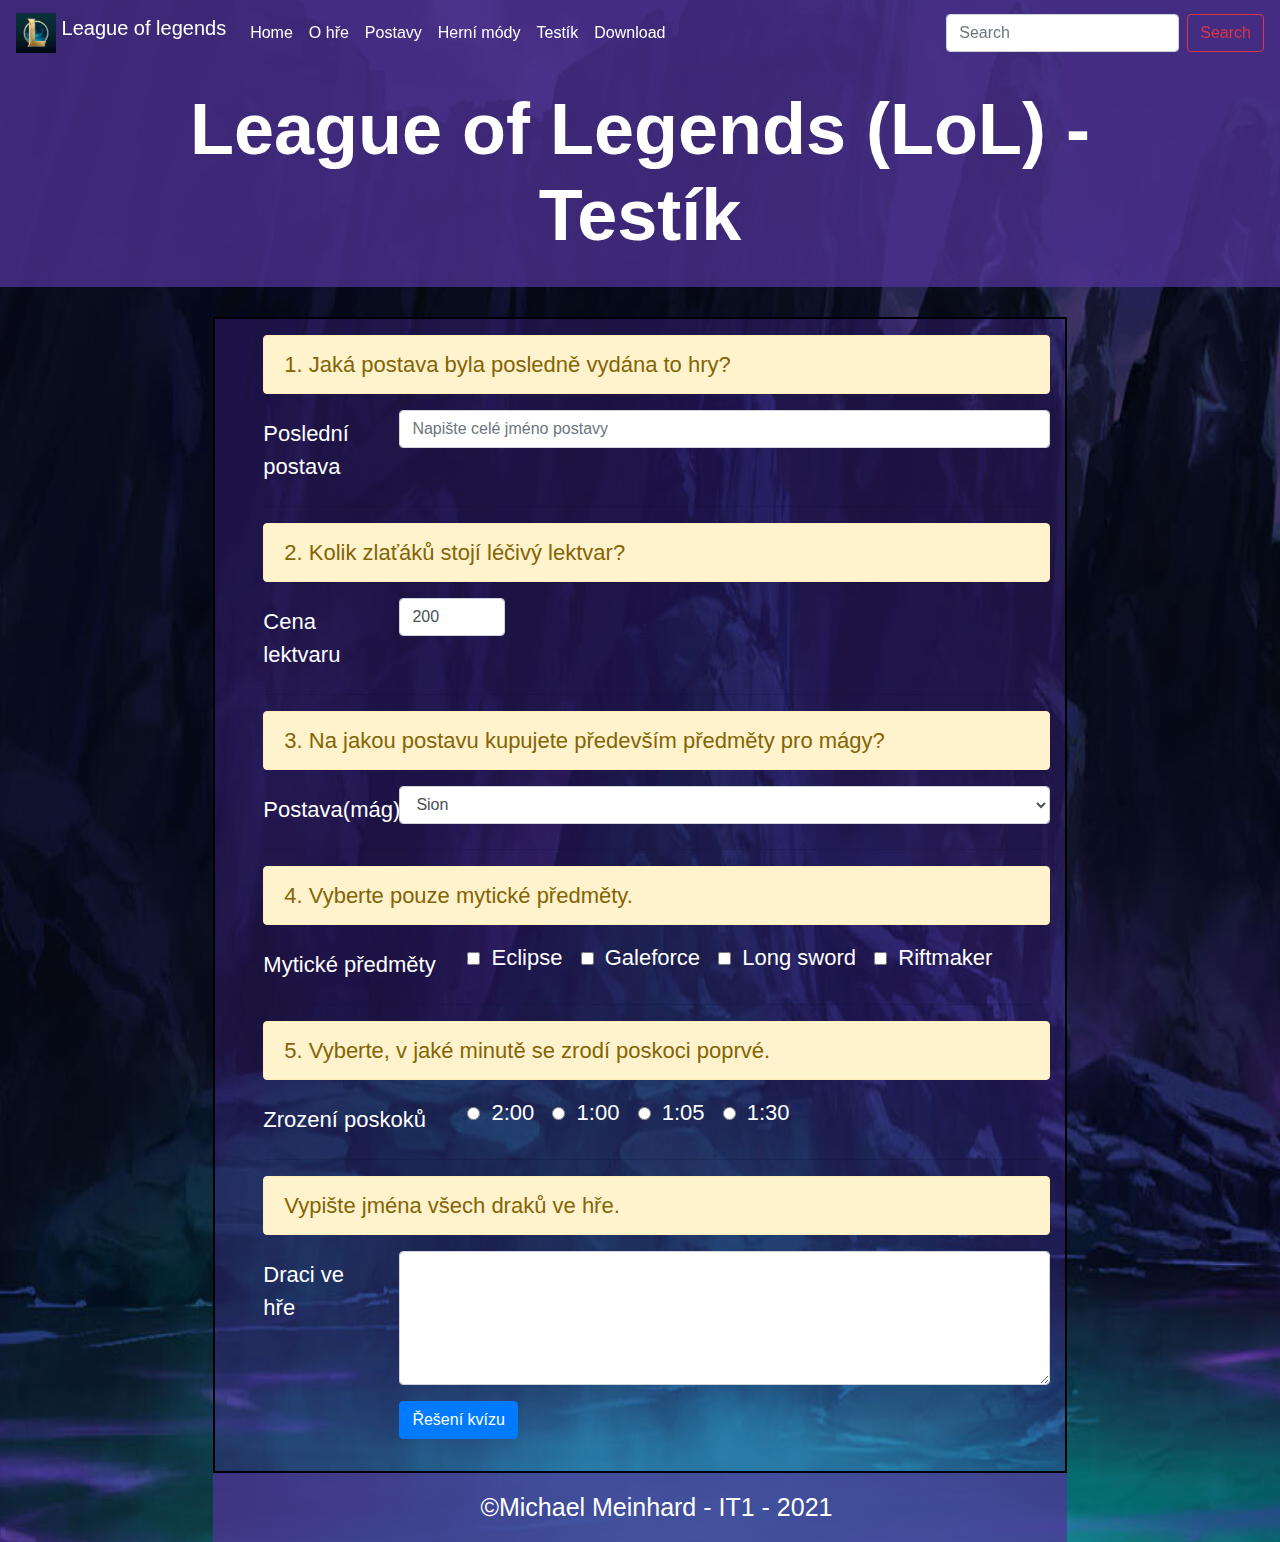
<file: test.html>
<!DOCTYPE html>
<html lang="cs">

<head>
    <meta charset="UTF-8">
    <meta name="viewport" content="width=device-width, initial-scale=1.0">
    <meta http-equiv="X-UA-Compatible" content="ie=edge">
    <link rel="stylesheet" href="https://maxcdn.bootstrapcdn.com/bootstrap/4.1.0/css/bootstrap.min.css">
    <link rel="stylesheet" href="https://cdnjs.cloudflare.com/ajax/libs/font-awesome/4.7.0/css/font-awesome.css">
    <link rel="stylesheet" href="styles1.css">
    <title>League of legends</title>
    <link rel="icon" href="img/LoL.png">
</head>

<body>
    <nav class="navbar navbar-expand-lg navbar-light sticky-top">
        <a class="navbar-brand" href="index.html">
            <img src="img/LoL.png" width="40" class="d-inline-block align-top" alt="">
            League of legends
        </a>
        <button class="navbar-toggler hidden-lg-up" type="button" data-toggle="collapse" data-target="#collapsibleNavId"
            aria-controls="collapsibleNavId" aria-expanded="false" aria-label="Toggle navigation">
            <span class="navbar-toggler-icon"></span>
        </button>
        <div class="collapse navbar-collapse" id="collapsibleNavId">
            <ul class="navbar-nav mr-auto mt-2 mt-lg-0">
                <li class="nav-item">
                    <a class="nav-link" href="index.html">Home
                        <span class="sr-only">(current)</span>
                    </a>
                </li>
                <li class="nav-item">
                    <a class="nav-link" href="hra.html">O hře</a>
                </li>
                <li class="nav-item">
                    <a class="nav-link" href="champs.html">Postavy</a>
                </li>
                <li class="nav-item">
                    <a class="nav-link" href="gamemodes.html">Herní módy</a>
                </li>
                <li class="nav-item active">
                    <a class="nav-link" href="test.html">Testík</a>
                </li>
                <li class="nav-item">
                    <a class="nav-link" href="https://na.leagueoflegends.com/en-us/">Download</a>
                </li>
            </ul>
            <form class="form-inline my-2 my-lg-0">
                <input class="form-control mr-sm-2" type="text" placeholder="Search">
                <button class="btn btn-outline-danger my-2 my-sm-0" type="submit">Search</button>
            </form>
        </div>
    </nav>
    <header>
        <div class="row">
            <div class="container col-sm12">
                <h1 class="display-3 font-weight-bold text-white">League of Legends (LoL) - Testík</h1>
            </div>
        </div>
    </header>  
    <main class="container col-12 col-md-9 col-xl-8 py-md-3 pl-md-5">
        <form>
            <p class="alert alert-warning otazka">1. Jaká postava byla posledně vydána to hry?</p>
            <div class="form-group row">
                <label for="posp" class="col-md-2 col-form-label">Poslední postava</label>
                <div class="col-md-10">
                    <input type="text" class="form-control" name="posp" id="posp"
                        placeholder="Napište celé jméno postavy">
                </div>
            </div>
            <p class="alert alert-success odpoved collapse multi-collapse" id="odpoved1">Gwen (<a
                    href="https://leagueoflegends.fandom.com/wiki/List_of_champions">https://leagueoflegends.fandom.com/wiki/List_of_champions</a>
                )</p>
            <hr>
            <p class="alert alert-warning otazka">2. Kolik zlaťáků stojí léčivý lektvar?</p>
            <div class="form-group row">
                <label for="elik" class="col-md-2 col-form-label">Cena lektvaru</label>
                <div class="col-md-2">
                    <input type="number" class="form-control" name="elik" id="elik" value="200"
                        title="Zadejte správnou cenu">
                </div>
            </div>
            <p class="alert alert-success odpoved collapse multi-collapse" id="odpoved2">50
                (<a
                    href="https://leagueoflegends.fandom.com/wiki/Shop#Update">https://leagueoflegends.fandom.com/wiki/Shop#Update</a>
                )</p>
            <hr>
            <p class="alert alert-warning otazka">3. Na jakou postavu kupujete především předměty pro mágy?
            </p>
            <div class="form-group row">
                <label for="postava" class="col-md-2 col-form-label">Postava(mág)</label>
                <div class="col-md-10">
                    <select class="form-control" name="postava" id="postava">
                        <option>Garen</option>
                        <option>Zed</option>
                        <option selected>Sion</option>
                        <option>Veigar</option>
                    </select>
                </div>
            </div>
            <p class="alert alert-success odpoved collapse multi-collapse" id="odpoved3">Veigar
                (<a
                    href="https://na.leagueoflegends.com/en-us/champions/veigar/">https://na.leagueoflegends.com/en-us/champions/veigar/</a>
                )</p>

            <hr>
            <p class="alert alert-warning otazka">4. Vyberte pouze mytické předměty.</p>
            <div class="form-group row">
                <label class="col-md-3 col-form-label">Mytické předměty</label>
                <div class="col-md-9">
                    <div class="form-check form-check-inline">
                        <label class="form-check-label">
                            <input class="form-check-input" type="checkbox" name="eclipse" id="eclipse" value="Eclipse"> Eclipse
                        </label>
                    </div>
                    <div class="form-check form-check-inline">
                        <label class="form-check-label">
                            <input class="form-check-input" type="checkbox" name="galeforce" id="galeforce"
                                value="Galeforce"> Galeforce
                        </label>
                    </div>
                    <div class="form-check form-check-inline">
                        <label class="form-check-label">
                            <input class="form-check-input" type="checkbox" name="longsword" id="longsword" value="longsword"> Long sword
                        </label>
                    </div>
                    <div class="form-check form-check-inline">
                        <label class="form-check-label">
                            <input class="form-check-input" type="checkbox" name="riftmaker" id="riftmaker" value="riftmaker"> Riftmaker
                        </label>
                    </div>
                </div>
            </div>
            <p class="alert alert-success odpoved collapse multi-collapse" id="odpoved4">Eclipse, Galeforce, Riftmaker
                (<a
                    href="https://leagueoflegends.fandom.com/wiki/Mythic_item">https://leagueoflegends.fandom.com/wiki/Mythic_item</a>
                )</p>

            <hr>
            <p class="alert alert-warning otazka">5. Vyberte, v jaké minutě se zrodí poskoci poprvé.</p>
            <div class="form-group row">
                <label class="col-md-3 col-form-label">Zrození poskoků</label>
                <div class="col-md-9">
                    <div class="form-check form-check-inline">
                        <label class="form-check-label">
                            <input class="form-check-input" type="radio" name="minioni" id="2:00"
                                value="checkedValue"> 2:00
                        </label>
                    </div>
                    <div class="form-check form-check-inline">
                        <label class="form-check-label">
                            <input class="form-check-input" type="radio" name="minioni" id="1:00" value="checkedValue">
                            1:00
                        </label>
                    </div>
                    <div class="form-check form-check-inline">
                        <label class="form-check-label">
                            <input class="form-check-input" type="radio" name="minioni" id="1:05" value="checkedValue">
                            1:05
                        </label>
                    </div>
                    <div class="form-check form-check-inline">
                        <label class="form-check-label">
                            <input class="form-check-input" type="radio" name="minioni" id="1:30"
                                value="checkedValue"> 1:30
                        </label>
                    </div>
                </div>
            </div>
            <p class="alert alert-success odpoved collapse multi-collapse" id="odpoved5">1:05
                (<a
                    href="https://leagueoflegends.fandom.com/wiki/Minion_(League_of_Legends)">https://leagueoflegends.fandom.com/wiki/Minion_(League_of_Legends)</a>
                )</p>

            <hr>
            <p class="alert alert-warning otazka">Vypište jména všech draků ve hře.</p>
            <div class="form-group row">
                <label for="draci" class="col-md-2 col-form-label">Draci ve hře</label>
                <div class="col-md-10">
                    <textarea class="form-control" name="draci" id="draci" rows="5"></textarea>
                </div>
            </div>
            <p class="alert alert-success odpoved collapse multi-collapse" id="odpoved6">Ocean dragon, Infernal dragon, Cloud dragon, Mountain dragon, Elder dragon
                (<a
                    href="https://www.mobafire.com/league-of-legends/wiki/minions/dragon">https://www.mobafire.com/league-of-legends/wiki/minions/dragon</a>
                )</p>

            <div class="form-group row">
                <div class="offset-sm-2 col-sm-10">
                    <button type="button" class="btn btn-primary" data-toggle="collapse" data-target=".multi-collapse"
                        aria-expanded="false"
                        aria-controls="odpoved1 odpoved2 odpoved3 odpoved4 odpoved5 odpoved6">Řešení kvízu</button>
                </div>
            </div>
        </form>
    </main>
    <footer class="text-white container text col-12 col-md-9 col-xl-8 py-md-3 pl-md-5">
        &copy;Michael Meinhard - IT1 - 2021
    </footer>
    <script src="https://cdnjs.cloudflare.com/ajax/libs/jquery/3.3.1/jquery.slim.min.js"></script>
    <script src="https://cdnjs.cloudflare.com/ajax/libs/popper.js/1.13.0/umd/popper.min.js"></script>
    <script src="https://cdnjs.cloudflare.com/ajax/libs/twitter-bootstrap/4.1.0/js/bootstrap.min.js"></script>
</body>

</html>
</file>
<file: styles1.css>
body {
    background-image: url("img/pozadí1.png");
}
h2 {
    text-align: center;
    font-size: 40px;
}
header {
    background-color: rgba(81, 51, 151, 0.747) !important;
    padding: 20px;
    margin-bottom: 30px;
}
main{
    background-color: rgba(82, 44, 172, 0.301) !important;
    font-size: 22px;
    border: 2px black solid;
    padding-bottom: 20px;
}
nav {
    background-color: rgba(81, 51, 151, 0.747) !important;
}
nav a{
    color: white !important;
}
figure {
    text-align: center;
    margin: 30px;      
} 
footer {
    background-color: rgba(81, 51, 151, 0.747) !important;
    padding: 20px;
    font-size: 25px;
    text-align: center;
}
h1 {
    text-align: center;
}
.responsive {
max-width: 100%;
height: auto;
}
main{
    color: white;
}
</file>
